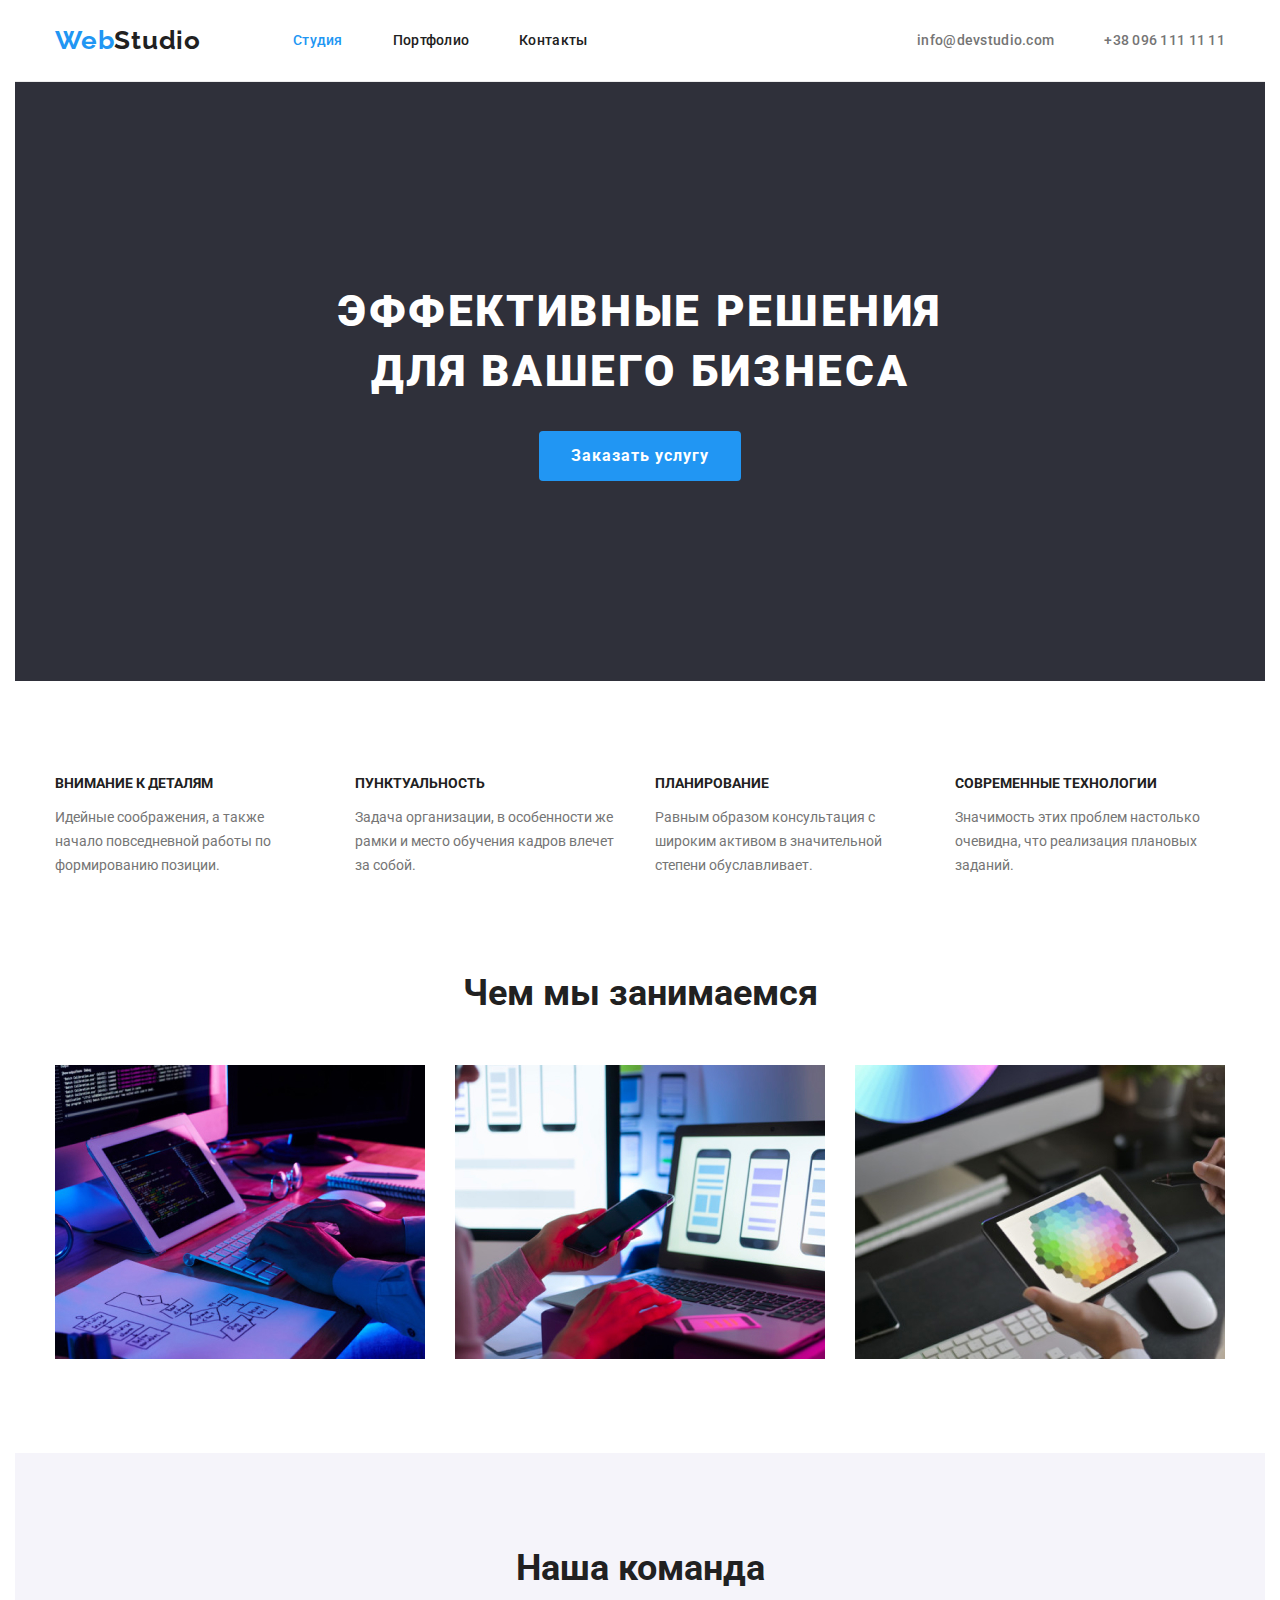
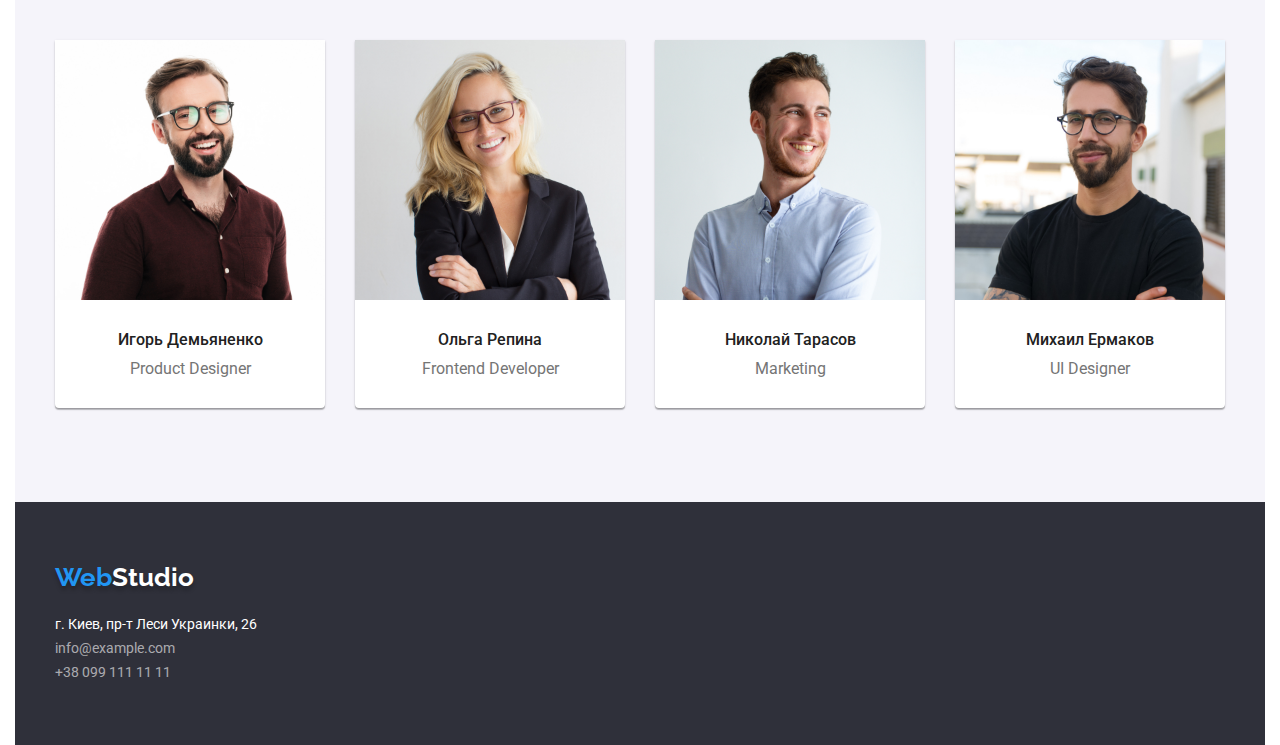
<file: index.html>
<!DOCTYPE html>
<html lang="en">
<head>
    <meta charset="UTF-8">
    <meta http-equiv="X-UA-Compatible" content="IE=edge">
    <meta name="viewport" content="width=device-width, initial-scale=1.0">
    <title>Студия</title>
    <link rel="preconnect" href="https://fonts.googleapis.com">
    <link rel="preconnect" href="https://fonts.gstatic.com" crossorigin>
    <link href="https://fonts.googleapis.com/css2?family=Raleway:wght@700&family=Roboto:wght@400;500;700;900&display=swap"
        rel="stylesheet">
    <link rel="stylesheet" href="https://cdnjs.cloudflare.com/ajax/libs/modern-normalize/1.0.0/modern-normalize.min.css" />
    <link rel="stylesheet" href="./css/styles.css">
</head>
<body>
            <!--Шапка-->
            <header>
                <div class="container header">
                    <nav class="nav">
                        <a class="logo" href="./index.html"><span class="logo-part">Web</span>Studio</a>
                        <ul class="site-nav">
                            <li class="item"><a href="./index.html" class="site-nav-link current">Студия</a></li>
                            <li class="item"><a href="./portfolio.html" class="site-nav-link">Портфолио</a></li>
                            <li class="item"><a href="#contacts" class="site-nav-link">Контакты</a></li>
                        </ul>
                    </nav>
                    <!-- header contacts -->
                    <ul class="header-contacts">
                        <li class="item"><a href="mailto:info@devstudio.com" class="header-contact">info@devstudio.com</a></li>
                        <li class="item"><a href="tel:+380961111111" class="header-contact">+38 096 111 11 11</a></li>
                    </ul>
                </div>
            </header>
            <main>
                    <section class="hero">
                        <div class="container">
                            <h1 class="hero-title">Эффективные решения<br>для вашего бизнеса</h1>
                            <button class="button primary">Заказать услугу</button>
                        </div>  
                    </section>
                    <!--Advantages-->
                    <section class="advantages">
                        <div class="container">
                            <ul class="advantages-content">
                                <li class="features">
                                    <h3 class="advantages-title">Внимание к деталям</h3>
                                    <p class="advantages-text">
                                        Идейные соображения, а также<br> начало повседневной работы по формированию позиции.
                                    </p>
                                </li>
                                <li class="features">
                                    <h3 class="advantages-title">Пунктуальность</h3>
                                    <p class="advantages-text">
                                        Задача организации, в особенности же рамки и место обучения кадров влечет за собой.
                                    </p>
                                </li>
                                <li class="features">
                                    <h3 class="advantages-title">Планирование</h3>
                                    <p class="advantages-text">
                                        Равным образом консультация с широким активом в значительной степени обуславливает.
                                    </p>
                                </li>
                                <li class="features">
                                    <h3 class="advantages-title">Современные технологии</h3>
                                    <p class="advantages-text">
                                        Значимость этих проблем настолько очевидна, что реализация плановых заданий.
                                    </p>
                                </li>
                            </ul>
                        </div>
                       
                    </section>
                    <!--What we do-->
                    <section class="section">
                        <div class="container">
                            <h2 class="section-title">Чем мы занимаемся</h2>
                            <ul class="boxes">
                                <li class="box"><img src="./img/what-we-do-img1.jpg" width="370" alt="Code"></li>
                                <li class="box"><img src="./img/what-we-do-img2.jpg" width="370" alt="Adoption"></li>
                                <li class="box"><img src=".//img/what-we-do-img3.jpg" width="370" alt="App"></li>
                            </ul>
                        </div>
                    </section>
                    <!--Our team-->
                    <section class="section team">
                        <div class="container">
                            <h2 class="section-title">Наша команда</h2>
                                <ul class="team">
                                    <li class="team-mate">
                                        <img src="./img/ihor.jpg" width="270" alt="Man">
                                        <div class="team-card">
                                            <h3 class="section-name">Игорь Демьяненко</h3>
                                            <p class="section-profession">Product Designer</p>
                                        </div> 
                                    </li>
                                    <li class="team-mate">
                                        <img src="./img/olga.jpg" width="270" alt="Woman">
                                        <div class="team-card">
                                            <h3 class="section-name">Ольга Репина</h3>
                                            <p class="section-profession">Frontend Developer</p>
                                
                                    </li>
                                    <li class="team-mate">
                                        <img src="./img/nikol.jpg" width="270" alt="Man">
                                        <div class="team-card">
                                            <h3 class="section-name">Николай Тарасов</h3>
                                            <p class="section-profession">Marketing</p>
                                        </div>
                                    </li>
                                    <li class="team-mate">
                                        <img src="./img/mike.jpg" width="270" alt="Man">
                                        <div class="team-card">
                                            <h3 class="section-name">Михаил Ермаков</h3>
                                            <p class="section-profession">UI Designer</p>
                                        </div>  
                                    </li>
                                </ul>
                            </div>
                        </div>
                    </section>   
            </main>
            <footer class="footer">
                <div class="container footer">
                    <a class="footer-logo" href="/"><span class="downlogo-part">Web</span>Studio</a>
                    <address class="address">
                        <ul class="footer-contacts" id="contacts">
                            <li><a class="footer-address-map" href="https://goo.gl/maps/wizjQyX9kH2uUNJ5A" target="_blank"
                                    rel="noopener noreferrer">г. Киев, пр-т Леси Украинки, 26</a></li>
                            <li><a class="footer-address" href="mailto:info@example.com">info@example.com</a></li>
                            <li><a href="tel:+380991111111" class="footer-address">+38 099 111 11 11</a></li>
                        </ul>
                    </address>
                </div>       
            </footer>
</body>
</html>
</file>
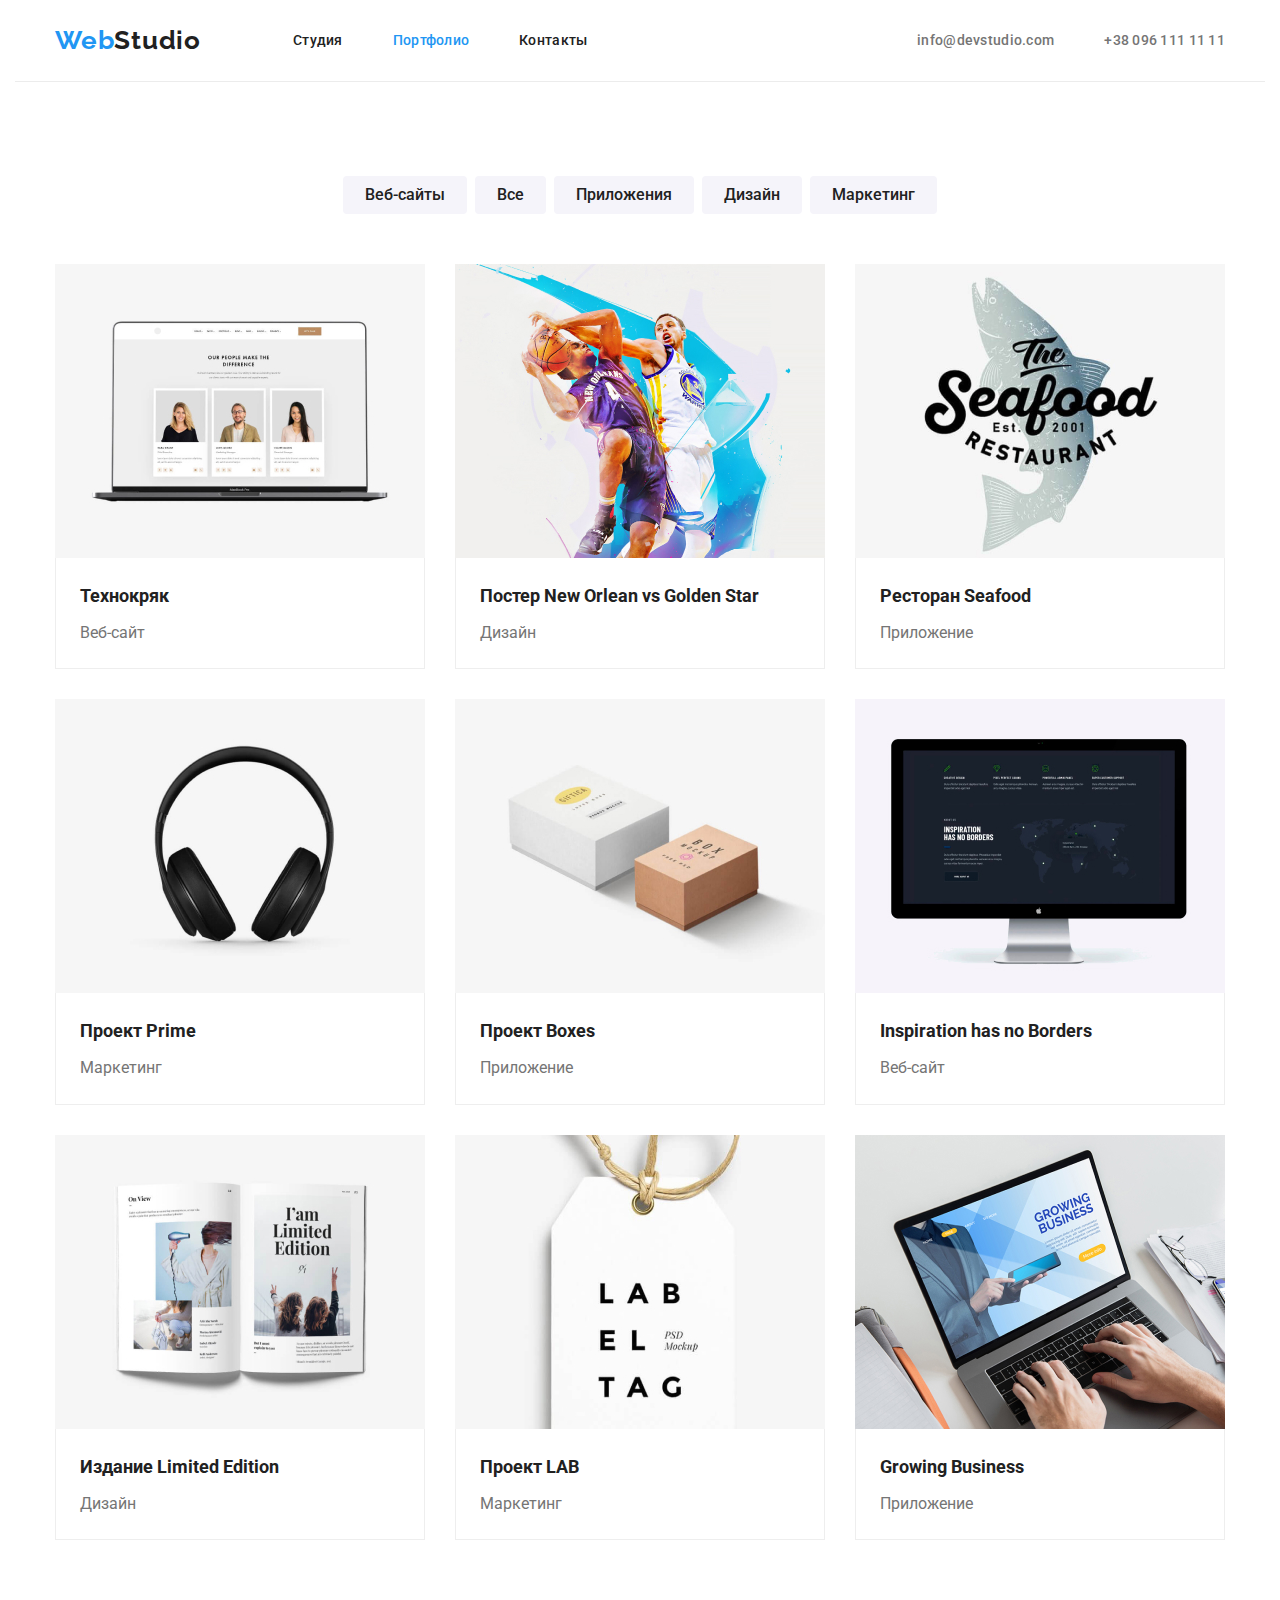
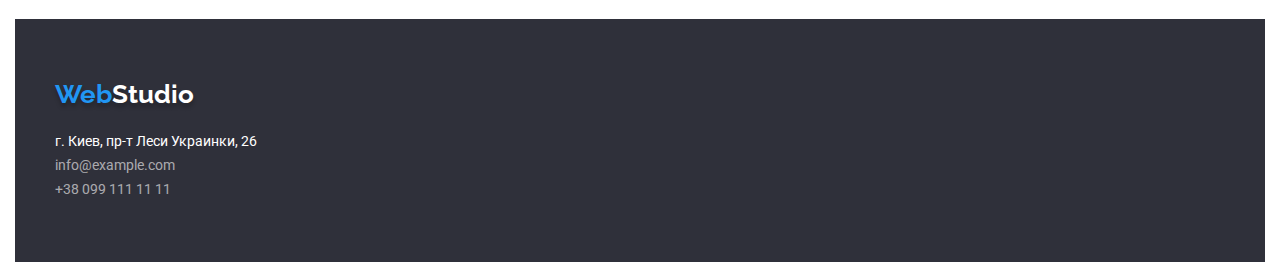
<file: portfolio.html>
<!DOCTYPE html>
<html lang="ru">
<head>
    <meta charset="UTF-8">
    <meta http-equiv="X-UA-Compatible" content="IE=edge">
    <meta name="viewport" content="width=device-width, initial-scale=1.0">
    <title>Портфолио</title>
    <link rel="preconnect" href="https://fonts.googleapis.com">
    <link rel="preconnect" href="https://fonts.gstatic.com" crossorigin>
    <link href="https://fonts.googleapis.com/css2?family=Raleway:wght@700&family=Roboto:wght@400;500;700;900&display=swap" rel="stylesheet">
    <link rel="stylesheet" href="https://cdnjs.cloudflare.com/ajax/libs/modern-normalize/1.0.0/modern-normalize.min.css" />
    <link rel="stylesheet" href="./css/styles.css">
</head>
<body>
    <header>
        <div class="container header">
            <nav class="nav">
                <a class="logo" href="./index.html"><span class="logo-part">Web</span>Studio</a>
                <ul class="site-nav">
                    <li class="item"><a href="./index.html" class="site-nav-link">Студия</a></li>
                    <li class="item"><a href="./portfolio.html" class="site-nav-link current">Портфолио</a></li>
                    <li class="item"><a href="#contacts" class="site-nav-link">Контакты</a></li>
                </ul>
            </nav>
            <!-- header contacts -->
            <ul class="header-contacts">
                <li class="item"><a href="mailto:info@devstudio.com" class="header-contact">info@devstudio.com</a></li>
                <li class="item"><a href="tel:+380961111111" class="header-contact">+38 096 111 11 11</a></li>
            </ul>
        </div>
    </header>
    <main>
    <!--Buttons-->
    
        <section class="section">
            <div class="portfolio">
                <ul class="portfolio-buttons">
                    <li class="button-sec"><button type="button" class="button-secondary">Веб-сайты</button></li>
                    <li class="button-sec"><button type="button" class="button-secondary">Все</button></li>
                    <li class="button-sec"><button type="button" class="button-secondary">Приложения</button></li>
                    <li class="button-sec"><button type="button" class="button-secondary">Дизайн</button></li>
                    <li class="button-sec"><button type="button" class="button-secondary">Маркетинг</button></li>
                </ul>
               <!--Products-->
                <ul class="product">
                    <li class="product-card">
                        <a href="">
                            <img  class="product-img" src="./img/techno.jpg" width="370" alt="laptop">
                            <div class="card-content">
                                <h3 class="product-name">Технокряк</h3>
                                <p class="product-sphere">Веб-сайт</p>
                            </div>
                        </a>
                    </li>
                    <li class="product-card">
                        <a href="">
                            <img class="product-img" src="./img/poster.jpg" width="370" alt="basketball players">
                            <div class="card-content">
                                <h3 class="product-name">Постер New Orlean vs Golden Star</h3>
                                <p class="product-sphere">Дизайн</p>
                            </div>
                        </a>
                    </li>
                    <li class="product-card">
                        <a href="">
                            <img class="product-img" src="./img/restaurant.jpg" width="370" alt="fish">
                            <div class="card-content">
                                <h3 class="product-name">Ресторан Seafood</h3>
                                <p class="product-sphere">Приложение</p>
                            </div>
                        </a>
                    </li>
                    <li class="product-card">
                        <a href="">
                            <img class="product-img" src="./img/prime.jpg" width="370" alt="headphones">
                            <div class="card-content">
                                <h3 class="product-name">Проект Prime</h3>
                                <p class="product-sphere">Маркетинг</p>
                            </div>
                        </a>
                    </li>
                    <li class="product-card">
                        <a href="">
                            <img class="product-img" src="./img/boxes.jpg" width="370" alt="boxes">
                            <div class="card-content">
                                <h3 class="product-name">Проект Boxes</h3>
                                <p class="product-sphere">Приложение</p>
                            </div>
                        </a>
                    </li>
                    <li class="product-card">
                        <a href="">
                            <img class="product-img" src="./img/borders.jpg" width="370" alt="pc monitor">
                            <div class="card-content">
                                <h3 class="product-name">Inspiration has no Borders</h3>
                                <p class="product-sphere">Веб-сайт</p>
                            </div>
                        </a>
                    </li>
                    <li class="product-card">
                        <a href="">
                            <img class="product-img" src="./img/limited.jpg" width="370" alt="magazine">
                            <div class="card-content">
                                <h3 class="product-name">Издание Limited Edition</h3>
                                <p class="product-sphere">Дизайн</p>
                            </div>
                        </a>
                    </li>
                    <li class="product-card">
                        <a href="">
                            <img class="product-img" src="./img/lab.jpg" width="370" alt="label">
                            <div class="card-content">
                                <h3 class="product-name">Проект LAB</h3>
                                <p class="product-sphere">Маркетинг</p>
                            </div>
                        </a>
                    </li>
                    <li class="product-card">
                        <a href="">
                            <img class="product-img" src="./img/business.jpg" width="370" alt="typing on laptop">
                            <div class="card-content">
                                <h3 class="product-name">Growing Business</h3>
                                <p class="product-sphere">Приложение</p>
                            </div>
                        </a>
                    </li>
                </ul>
            </div>
        </section>
    </main>
   <footer class="footer">
                <div class="container footer">
                    <a class="footer-logo" href="/"><span class="downlogo-part">Web</span>Studio</a>
                    <address class="address">
                        <ul class="footer-contacts" id="contacts">
                            <li><a class="footer-address-map" href="https://goo.gl/maps/wizjQyX9kH2uUNJ5A" target="_blank"
                                    rel="noopener noreferrer">г. Киев, пр-т Леси Украинки, 26</a></li>
                            <li><a class="footer-address" href="mailto:info@example.com">info@example.com</a></li>
                            <li><a href="tel:+380991111111" class="footer-address">+38 099 111 11 11</a></li>
                        </ul>
                    </address>
                </div>       
            </footer>
</body>
</html>
</file>
<file: css/styles.css>
/* INDEX.HTML STYLES */
:root {
  --main-text-color: #757575;
  --secondary-text-color: #212121;
  --accent-color: #2196f3;
  --background-color: #2f303a;
  --third-text-color: #ffffff;
  --card-border: 1px solid #eeeeee;
  --card-list-gap: 15px;
}
/* Common styles */
body {
  background-color: var(--third-text-color);
  color: var(--main-text-color);
  font-family: roboto, sans-serif;
  margin-left: auto;
  margin-right: auto;
  padding-left: 15px;
  padding-right: 15px;
}
img {
  display: block;
}
ul,
li {
  list-style: none;
}
a {
  text-decoration: none;
}
h1,
h2,
h3,
h4,
p {
  margin-top: 0;
}
h1:last-child,
h2:last-child,
h3:last-child,
h4:last-child,
p:last-child {
  margin-bottom: 0;
}
ul,
ol {
  padding: 0;
}
.container {
  width: 1200px;
  padding-left: 15px;
  padding-right: 15px;
  margin-left: auto;
  margin-right: auto;
  /* outline: 1px solid tomato; */
}
.hero-title,
.advantages-title {
  text-transform: uppercase;
}
/* logo */
.logo {
  color: var(--secondary-text-color);
  font-style: normal;
  font-weight: bold;
  font-size: 26px;
  line-height: 1.2;
  text-decoration: none;
  font-family: Raleway, sans-serif;
  width: 145px;
  height: 31px;
  margin-left: auto;
  margin-right: 93px;
  letter-spacing: 0.03em;
}
.logo-part {
  color: var(--accent-color);
  font-family: Raleway, sans-serif;
}
/* site nav */
.nav {
  display: flex;
  align-items: center;
}
header {
  border-bottom: 1px solid #ececec;
}
.header {
  display: flex;
  align-items: center;
  justify-content: start;
}
.site-nav {
  display: flex;
  margin-top: 0;
  margin-bottom: 0;
}
.site-nav :last-child {
  margin-right: 0px;
}
.site-nav-link {
  padding-top: 32px;
  padding-bottom: 32px;
  display: block;
  letter-spacing: 0.02em;
}
.site-nav .item {
  margin-left: 50px;
}
.site-nav .item:first-child {
  margin-left: 0;
}
.site-nav {
  color: var(--secondary-text-color);
  font-size: 14px;
  line-height: 1.2;
  font-weight: 500;
  margin-left: auto;
}
.site-nav-link {
  display: block;
  color: var(--secondary-text-color);
}
.site-nav-link:hover,
.site-nav-link:focus {
  color: var(--accent-color);
}
.site-nav-link.current {
  color: var(--accent-color);
}
/* header contacts */
.header-contact:hover,
.header-contact:focus {
  color: var(--accent-color);
}
.header-contact {
  color: var(--main-text-color);
  font-size: 14px;
  line-height: 1.2;
  font-weight: 500;
  letter-spacing: 0.02em;
}
.header-contacts {
  display: flex;
}
.header-contacts {
  margin-left: auto;
  margin-top: 0;
  margin-bottom: 0;
}
.header-contacts .item + .item {
  margin-left: 50px;
}
/* hero section */
.button.primary {
  padding: 10px 32px;
  color: var(--third-text-color);
  background-color: var(--accent-color);
  font-family: inherit;
  font-weight: 700;
  font-size: 16px;
  line-height: 1.87;
  letter-spacing: 0.06em;
  border: none;
  border-radius: 4px;
  cursor: pointer;
}
.button.primary:hover,
.button.primary:focus {
  background-color: #188ce8;
}
.hero-title {
  color: var(--third-text-color);
  font-size: 44px;
  line-height: 1.36;
  font-weight: 900;
  margin-bottom: 30px;
  letter-spacing: 0.06em;
}
.hero {
  background-color: var(--background-color);
  margin-left: auto;
  margin-right: auto;
  padding-top: 200px;
  padding-bottom: 200px;
}
.hero {
  display: flex;
  text-align: center;
  align-items: center;
}
/* advantages section */
.advantages-content {
  display: flex;
  margin-top: 0;
  margin-bottom: 0;
}
.advantages {
  margin-top: auto;
  padding-top: 94px;
}
.features {
  margin-right: 30px;
  width: 270px;
}
.features:last-child {
  margin-right: 0px;
}
.advantages-title {
  color: var(--secondary-text-color);
  font-size: 14px;
  line-height: 1.2;
  font-weight: 700;
}
.advantages-text {
  color: var(--main-text-color);
  font-size: 14px;
  line-height: 1.7;
  font-weight: 400;
  margin-bottom: 0;
}
/* what we do */

.boxes {
  display: flex;
  margin-top: 50px;
  margin-bottom: 0;
}
.box {
  margin-right: 30px;
  width: 370px;
  height: 294px;
}
.box:last-child {
  margin-right: 0px;
}

.section-title {
  color: var(--secondary-text-color);
  font-size: 36px;
  line-height: 1.2;
  font-weight: 700;
  text-align: center;
  margin-bottom: 50px;
}
.section-name {
  color: var(--secondary-text-color);
  font-size: 16px;
  line-height: 1.2;
  font-weight: 500;
  margin-top: 0;
  margin-bottom: 0;
}
.section-profession {
  color: var(--main-text-color);
  font-size: 16px;
  line-height: 1.2;
  font-weight: 400;
  padding-bottom: 0;
  margin-bottom: 0px;
  margin-top: 10px;
}
/* our team */
.team {
  background-color: #f5f4fa;
  display: flex;
  margin-top: 0;
  margin-bottom: 0;
}
.section {
  padding-right: 0px;
  padding-bottom: 94px;
  padding-left: 0px;
}
.team-mates {
  display: flex;
}
.team-card {
  padding-top: 30px;
  padding-bottom: 30px;
}
.team-mate {
  width: 270px;
  height: 368px;
  margin-right: 30px;
  background-color: var(--third-text-color);
  box-shadow: 0px 1px 3px rgba(0, 0, 0, 0.12), 0px 1px 1px rgba(0, 0, 0, 0.14),
    0px 2px 1px rgba(0, 0, 0, 0.2);
  border-radius: 0px 0px 4px 4px;
  margin-top: 0;
  margin-bottom: 0;
}
.team-mate:last-child {
  margin-right: 0;
}
.section-name,
.section-profession {
  text-align: center;
  align-items: center;
}
.team-mate:last-child {
  padding-right: 0px;
}
/* footer */
address {
  font-style: normal;
  margin-top: 20px;
}
footer {
  padding-top: 60px;
  padding-bottom: 60px;
}
.footer {
  background-color: var(--background-color);
  margin-left: auto;
  margin-right: auto;
}
.footer-address-map {
  color: var(--third-text-color);
  font-size: 14px;
  line-height: 1.7;
  font-weight: 400;
  margin-bottom: 9px;
}
.footer-address-map:hover,
.footer-address-map:focus {
  color: var(--accent-color);
}
.footer-address {
  color: rgba(255, 255, 255, 0.6);
  font-size: 14px;
  line-height: 1.7;
  font-weight: 400;
  margin-bottom: 9px;
}
.footer-address:hover,
.footer-address:focus {
  color: var(--accent-color);
}
.container.footer {
  display: flex;
  flex-direction: column;
}
.contacts {
  margin-top: 20px;
}
.downlogo-part {
  color: #2196f3;
  font-family: Raleway, sans-serif;
}
.footer-logo {
  color: var(--third-text-color);
  text-shadow: 0px 4px 4px rgba(0, 0, 0, 0.25);
  font-style: normal;
  font-weight: 700;
  font-size: 26px;
  line-height: 1.2;
  text-decoration: none;
  font-family: Raleway, sans-serif;
}
.footer-contacts {
  margin: 0;
}
/* PORTFOLIO.HTML STYLES */
/* filters */
.button-secondary {
  color: var(--secondary-text-color);
  background-color: #f5f4fa;
  cursor: pointer;
  font-size: 16px;
  line-height: 1.6;
  font-weight: 500;
  height: 38px;
  border: none;
  border-radius: 4px;
  text-align: center;
  padding: 6px 22px;
}
.button-sec {
  margin-right: 8px;
}
.button-sec:last-child {
  margin-right: 0;
}
.button-secondary:hover,
.button-secondary:focus {
  background-color: var(--accent-color);
  color: var(--third-text-color);
  box-shadow: 0px 4px 4px rgba(0, 0, 0, 0.25);
}
/* products */
.product-img {
  display: block;
}
.product-name {
  color: var(--secondary-text-color);
  font-size: 18px;
  line-height: 2;
  font-weight: 700;
  margin-bottom: 4px;
}
.product-sphere {
  color: var(--main-text-color);
  font-size: 16px;
  line-height: 1.9;
  font-weight: 400;
  margin: 0;
}
/* container portfolio */
.section {
  padding: 94px 0;
}
.portfolio-buttons {
  display: flex;
  justify-content: center;
  margin-bottom: 50px;
  margin-top: 0;
}
.portfolio {
  width: 1200px;
  margin-left: auto;
  margin-right: auto;
  padding-left: 15px;
  padding-right: 15px;
}
.product {
  list-style: none;
  display: flex;
  flex-wrap: wrap;
  margin: calc(-1 * var(--card-list-gap));
}
.product-card {
  margin: var(--card-list-gap);
  flex-basis: calc(100% / 3 - 2 * var(--card-list-gap));
  flex-basis: calc((100% - 90px) / 3);
}
.card-content {
  padding: 20px 24px;
  border: var(--card-border);
  border-top: 0;
}
.product-card:nth-last-child(-n + 3) {
  margin-bottom: 0px;
}
</file>
